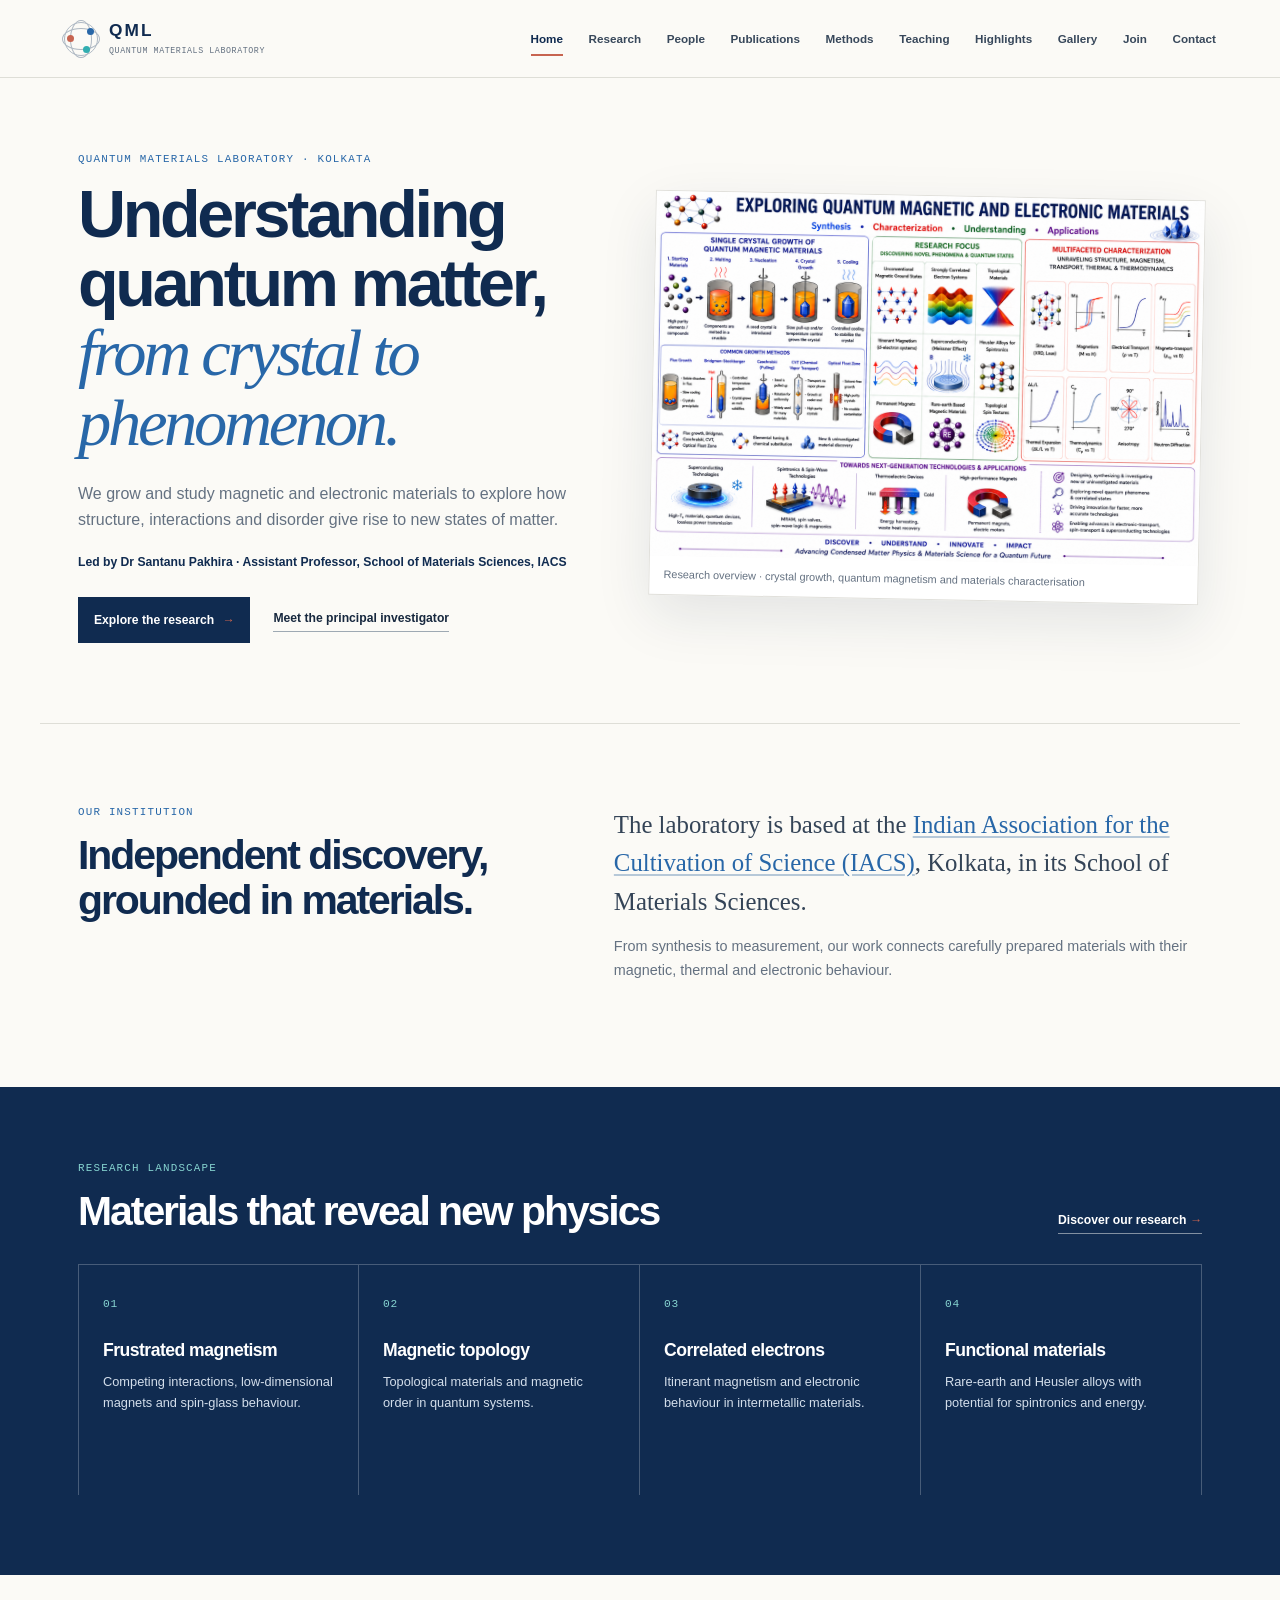
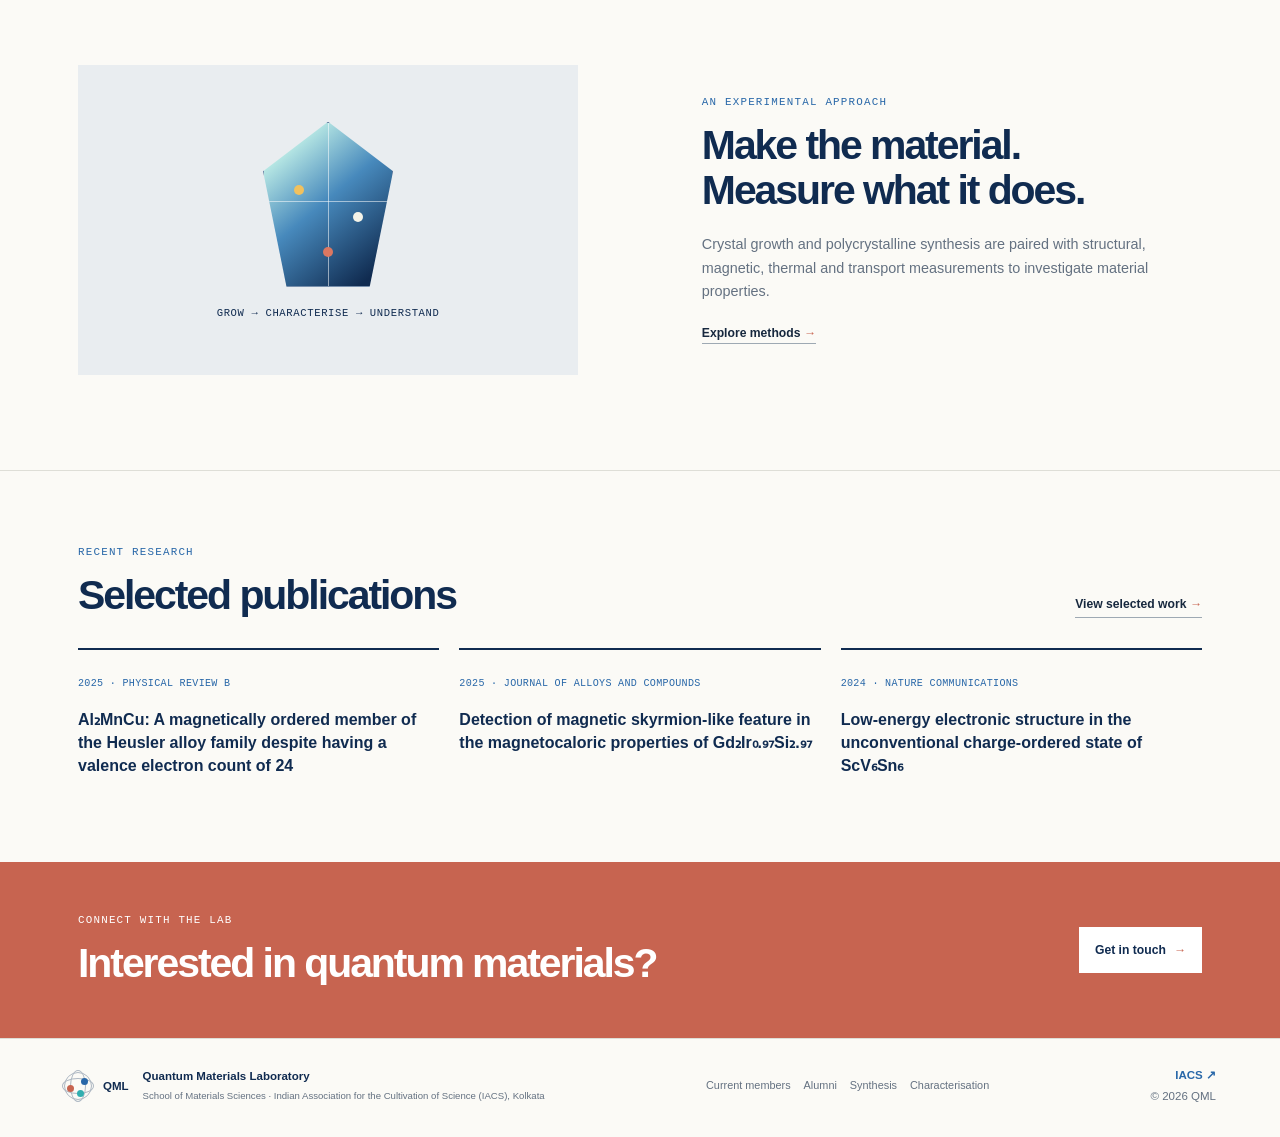
<file: index.html>
<!doctype html>
<html lang="en">
<head>
  <meta charset="utf-8">
  <meta name="viewport" content="width=device-width, initial-scale=1">
  <meta http-equiv="refresh" content="0; url=tqm-lab-website/index.html">
  <title>Quantum Materials Laboratory | IACS Kolkata</title>
</head>
<body>
  <p>Opening the <a href="tqm-lab-website/index.html">Quantum Materials Laboratory website</a>…</p>
</body>
</html>
</file>
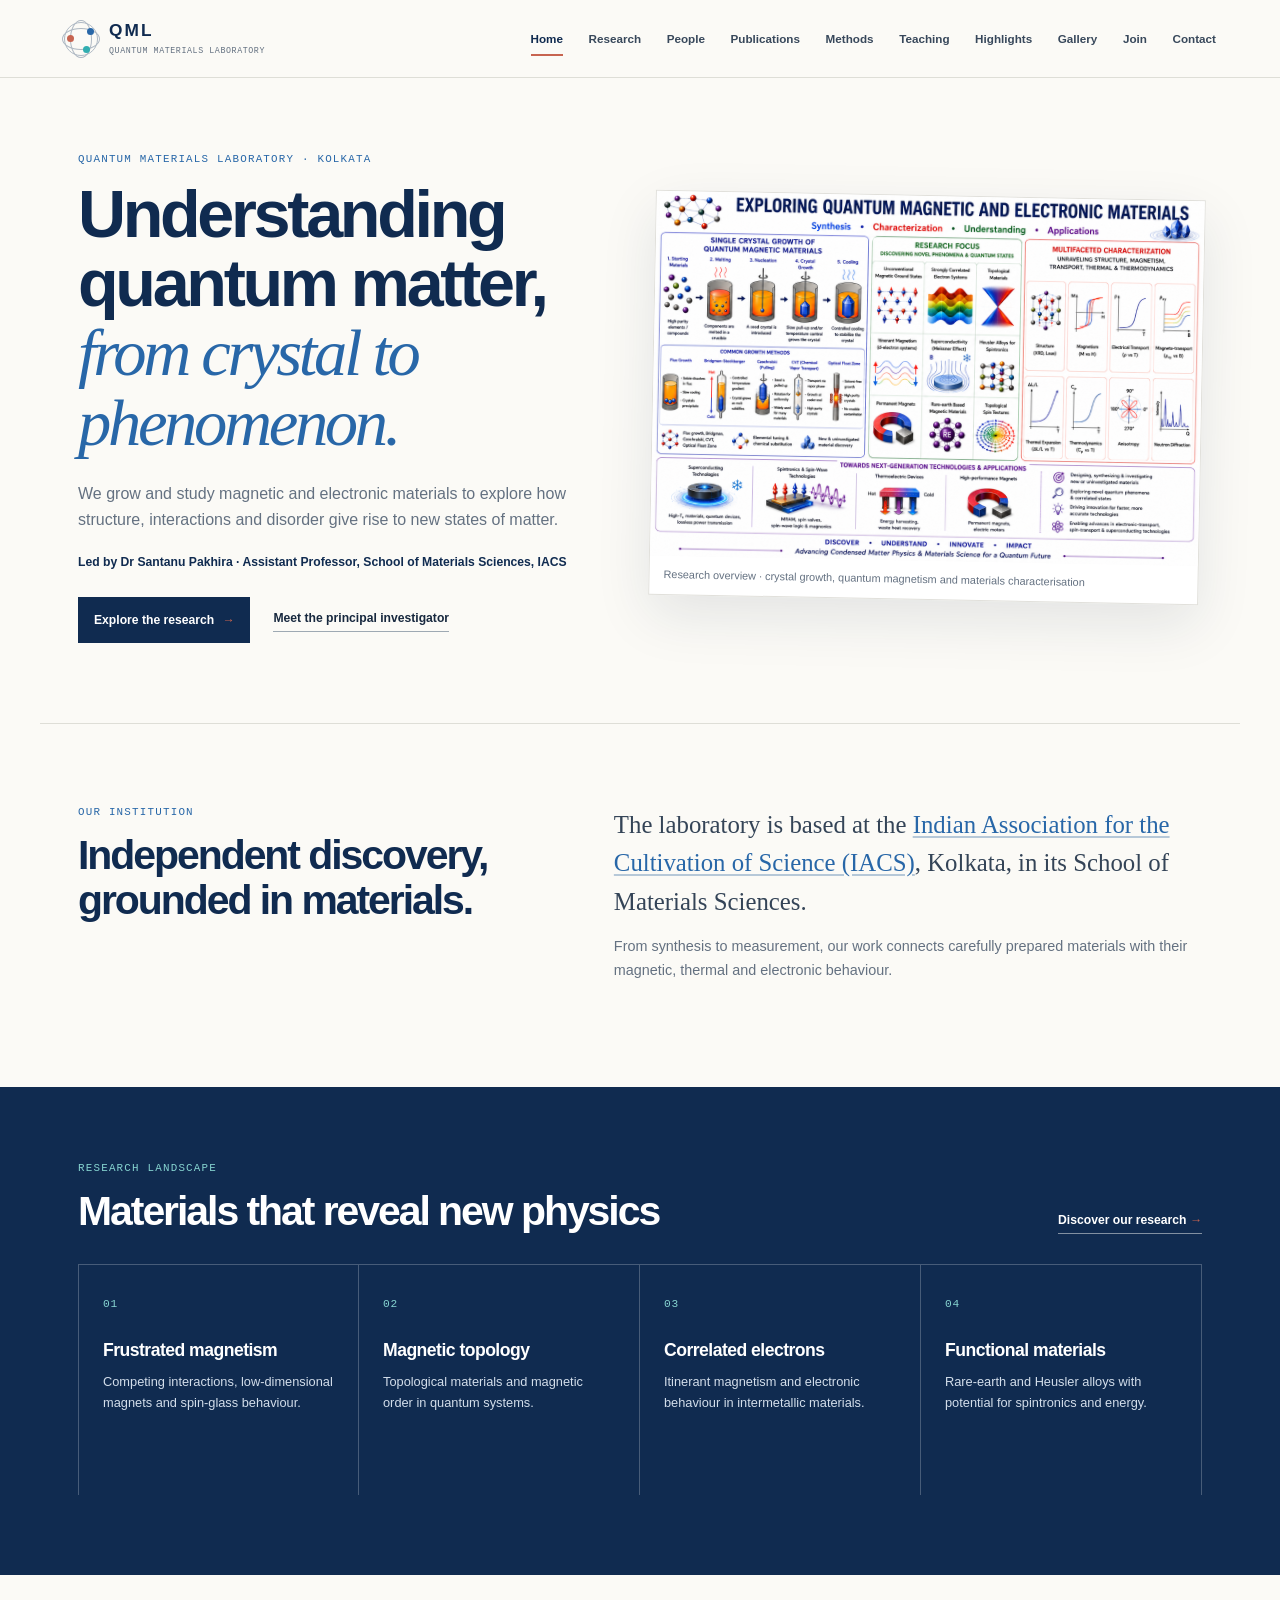
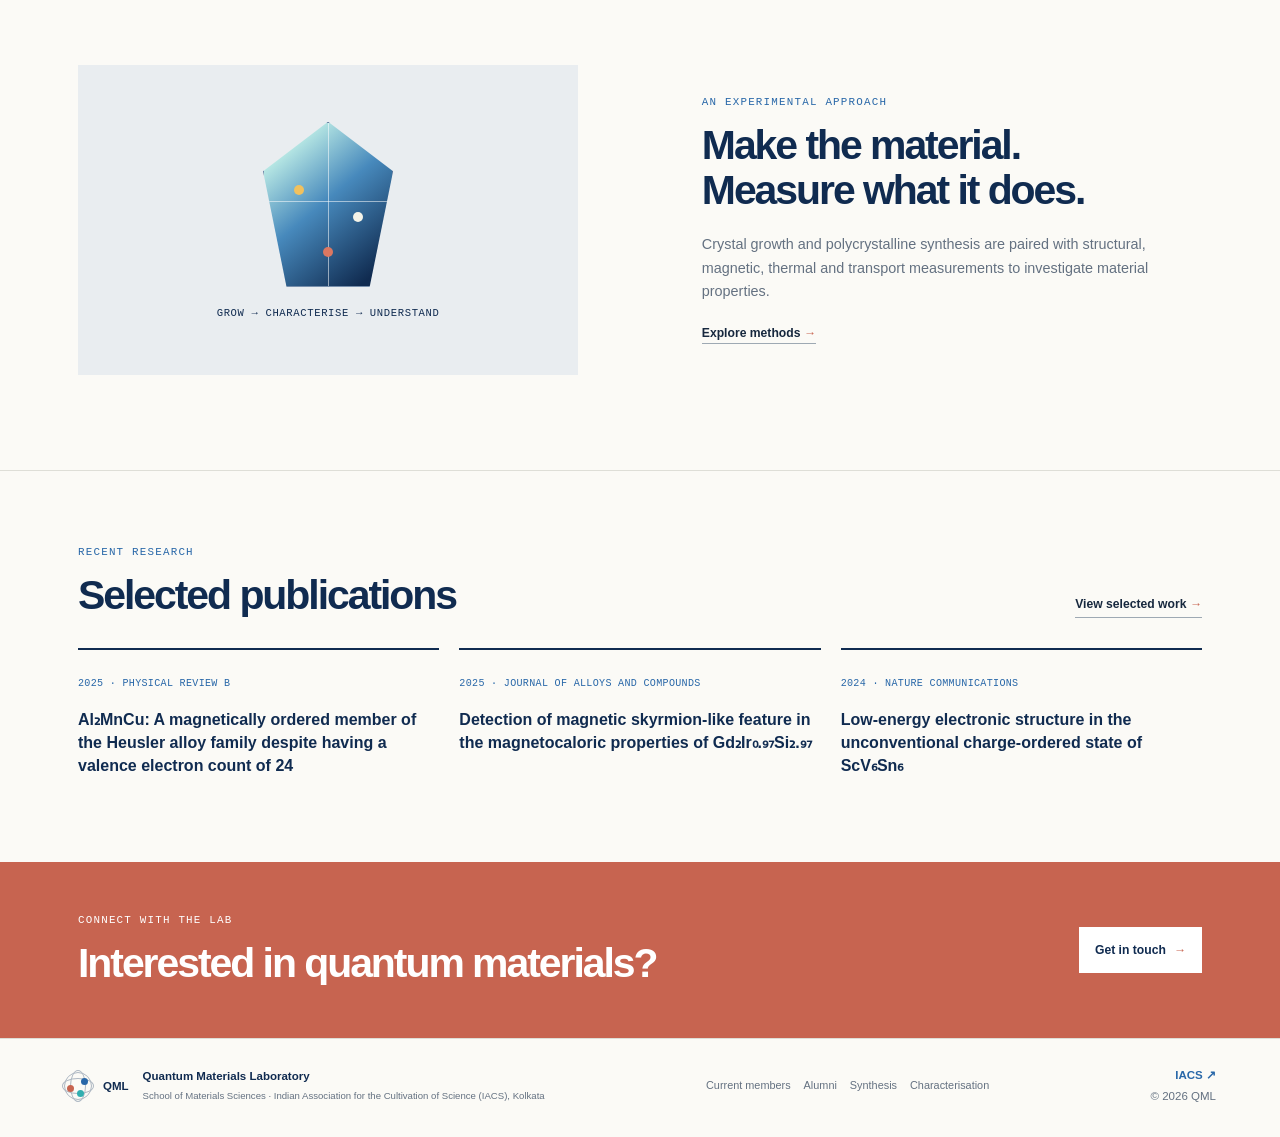
<file: tqm-lab-website/index.html>
<!doctype html><html lang="en">
<head>
  <meta charset="utf-8">
  <meta name="viewport" content="width=device-width, initial-scale=1">
  <meta name="description" content="Experimental quantum materials research at the Indian Association for the Cultivation of Science, Kolkata.">
  <title>Quantum Materials Laboratory | IACS Kolkata</title>
  <link rel="stylesheet" href="styles.css">
  <script src="script.js" defer></script>
</head>
<body></body>
</html>
</file>
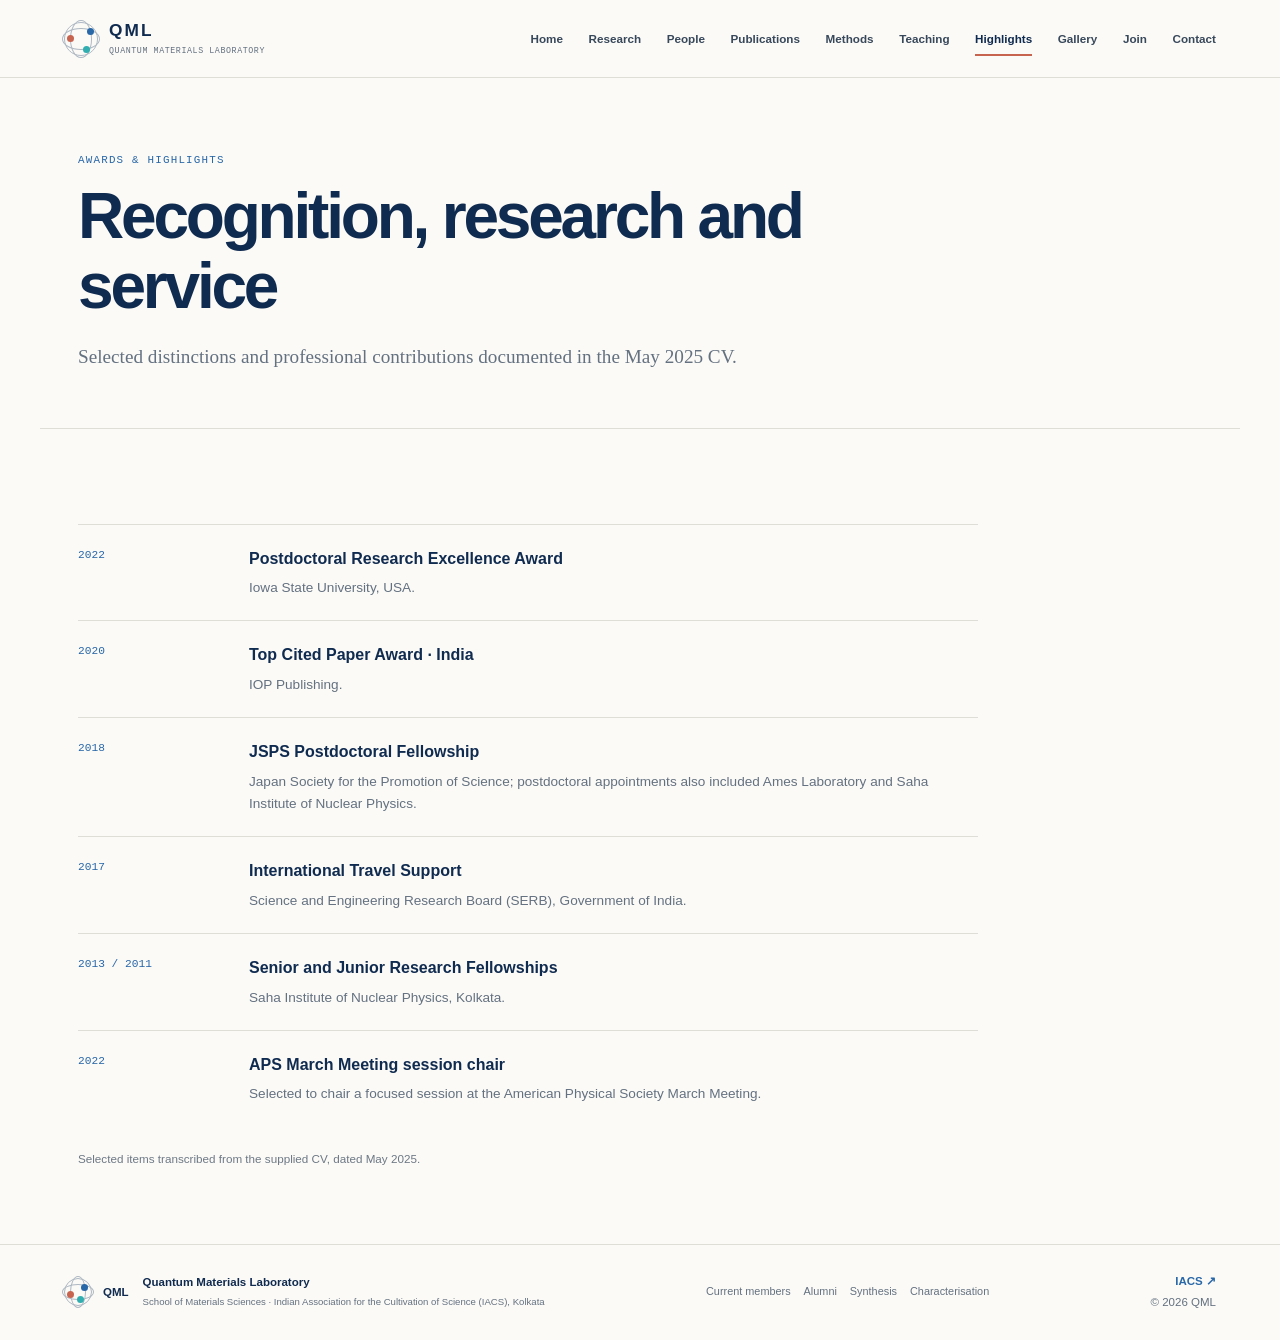
<file: tqm-lab-website/achievements.html>
﻿<!doctype html>
<html lang="en">
<head>
  <meta charset="utf-8">
  <meta name="viewport" content="width=device-width, initial-scale=1">
  <meta name="description" content="Quantum Materials Laboratory at the Indian Association for the Cultivation of Science, Kolkata.">
  <title>Quantum Materials Laboratory | IACS Kolkata</title>
  <link rel="stylesheet" href="styles.css">
  <script src="script.js" defer></script>
</head>
<body></body>
</html>
</file>
<file: tqm-lab-website/styles.css>
:root {
  --ink: #17283e;
  --navy: #102b50;
  --blue: #2867a8;
  --cyan: #31aeb0;
  --coral: #c76450;
  --gold: #c59237;
  --paper: #fbfaf6;
  --white: #fff;
  --line: #deded7;
  --muted: #647181;
  --serif: "Source Serif 4", Georgia, serif;
  --sans: "Manrope", "Segoe UI", Arial, sans-serif;
  --mono: "DM Mono", Consolas, monospace;
}

* { box-sizing: border-box; }
html { scroll-behavior: smooth; }
body {
  margin: 0;
  background: var(--paper);
  color: var(--ink);
  font-family: var(--sans);
  line-height: 1.65;
}
a { color: inherit; text-decoration: none; }
a:hover { color: var(--blue); }
button, a { -webkit-tap-highlight-color: transparent; }
img { display: block; max-width: 100%; }
.skip {
  position: absolute;
  z-index: 20;
  top: 10px;
  left: -9999px;
  padding: 10px 14px;
  background: var(--white);
}
.skip:focus { left: 10px; }
.site-header {
  position: sticky;
  z-index: 10;
  top: 0;
  display: flex;
  min-height: 78px;
  align-items: center;
  justify-content: space-between;
  gap: 30px;
  padding: 0 max(5vw, 28px);
  border-bottom: 1px solid var(--line);
  background: rgb(251 250 246 / 94%);
  backdrop-filter: blur(14px);
}
.brand, .footer-brand { display: flex; align-items: center; gap: 11px; }
.brand { flex: 0 0 auto; line-height: 1; }
.brand b { color: var(--navy); font-size: 1.08rem; letter-spacing: .12em; }
.brand small {
  display: block;
  margin-top: 6px;
  color: var(--muted);
  font: 500 .52rem var(--mono);
  letter-spacing: .07em;
}
.brand-mark {
  position: relative;
  display: inline-block;
  width: 34px;
  height: 34px;
  flex: 0 0 auto;
  border: 1px solid #aeb8c3;
  border-radius: 50%;
}
.brand-mark::before, .brand-mark::after {
  position: absolute;
  inset: 5px -3px;
  border: 1px solid #aeb8c3;
  border-radius: 50%;
  content: "";
}
.brand-mark::after { inset: -3px 5px; }
.brand-mark i {
  position: absolute;
  z-index: 1;
  width: 7px;
  height: 7px;
  border-radius: 50%;
  background: var(--coral);
}
.brand-mark i:first-child { top: 12px; left: 2px; }
.brand-mark i:nth-child(2) { top: 5px; right: 3px; background: var(--blue); }
.brand-mark i:nth-child(3) { right: 7px; bottom: 2px; background: var(--cyan); }
.site-header nav { display: flex; align-items: center; gap: clamp(14px, 2vw, 28px); }
.site-header nav a {
  position: relative;
  color: #38485b;
  font-size: .73rem;
  font-weight: 800;
}
.site-header nav a::after {
  position: absolute;
  right: 0;
  bottom: -8px;
  left: 0;
  height: 2px;
  background: var(--coral);
  content: "";
  transform: scaleX(0);
  transform-origin: left;
  transition: transform .18s ease;
}
.site-header nav a:hover::after, .site-header nav a.active::after { transform: scaleX(1); }
.site-header nav a.active { color: var(--navy); }
.menu-toggle { display: none; }
main { overflow: hidden; min-height: 60vh; }
.section-wrap { width: min(1200px, 100%); margin: 0 auto; padding-right: 38px; padding-left: 38px; }
.eyebrow {
  margin: 0 0 15px;
  color: var(--blue);
  font: 500 .68rem var(--mono);
  letter-spacing: .11em;
}
h1, h2, h3, p { overflow-wrap: anywhere; }
h1, h2 { letter-spacing: -.05em; line-height: 1.1; }
.hero {
  display: grid;
  width: min(1200px, 100%);
  min-height: 600px;
  grid-template-columns: 1fr 1.05fr;
  align-items: center;
  gap: 50px;
  margin: 0 auto;
  padding: 75px 38px 80px;
}
.hero h1 {
  max-width: 680px;
  margin: 0;
  color: var(--navy);
  font-size: clamp(3rem, 5.2vw, 5.4rem);
  line-height: 1.04;
}
.hero h1 em { color: var(--blue); font-family: var(--serif); font-weight: 500; }
.lede { max-width: 570px; margin: 24px 0 18px; color: var(--muted); font-size: 1rem; }
.hero-affiliation { margin: 0 0 25px; color: var(--navy); font-size: .76rem; font-weight: 700; }
.hero-actions, .profile-links { display: flex; flex-wrap: wrap; align-items: center; gap: 17px 23px; }
.button {
  display: inline-flex;
  min-height: 46px;
  align-items: center;
  justify-content: center;
  gap: 8px;
  padding: 11px 16px;
  font-size: .76rem;
  font-weight: 800;
  transition: transform .18s ease, background .18s ease;
}
.button:hover { transform: translateY(-2px); }
.button.primary { background: var(--navy); color: var(--white); }
.button.primary:hover { background: var(--blue); }
.button.light { background: var(--white); color: var(--navy); }
.button span, .text-link span, .publication-list a span { color: var(--coral); }
.text-link { border-bottom: 1px solid #9ea9b3; padding-bottom: 3px; font-size: .76rem; font-weight: 800; }
.research-figure {
  overflow: hidden;
  margin: 0;
  border: 1px solid #e1e0db;
  background: var(--white);
  box-shadow: 0 20px 55px rgb(22 42 64 / 10%);
}
.research-figure img { width: 100%; height: auto; }
.research-figure figcaption { padding: 10px 14px; color: var(--muted); font-size: .68rem; }
.hero-figure { transform: rotate(1.1deg); }
.intro {
  display: grid;
  grid-template-columns: .85fr 1.15fr;
  gap: 9%;
  padding-top: 82px;
  padding-bottom: 90px;
  border-top: 1px solid var(--line);
}
.intro h2, .section-heading h2, .method-copy h2, .contact-banner h2 {
  margin: 0;
  color: var(--navy);
  font-size: clamp(2rem, 3.2vw, 3.1rem);
}
.large-copy { margin: 0; color: #344457; font: 500 clamp(1.25rem, 2vw, 1.55rem)/1.55 var(--serif); }
.large-copy a { color: var(--blue); text-decoration: underline; text-decoration-color: #b6c8d8; text-underline-offset: 3px; }
.muted-copy { color: var(--muted); font-size: .9rem; }
.research-strip { padding: 75px 0 80px; background: var(--navy); color: var(--white); }
.research-strip .eyebrow { color: #86d4d0; }
.section-heading { display: flex; align-items: end; justify-content: space-between; gap: 20px; margin-bottom: 30px; }
.research-strip .section-heading h2 { color: var(--white); }
.research-strip .text-link { border-color: #8290a1; }
.research-strip .topic-grid { display: grid; grid-template-columns: repeat(4, 1fr); border-top: 1px solid #ffffff3b; }
.topic-card { position: relative; min-height: 205px; padding: 24px; border: 1px solid var(--line); background: var(--white); }
.topic-number { color: var(--blue); font: 500 .7rem var(--mono); letter-spacing: .08em; }
.topic-card h3 { margin: 24px 0 9px; color: var(--navy); font-size: 1.1rem; line-height: 1.25; letter-spacing: -.03em; }
.topic-card p { margin: 0; color: var(--muted); font-size: .8rem; }
.research-strip .topic-card { min-height: 230px; border: 0; border-right: 1px solid #ffffff3b; background: transparent; }
.research-strip .topic-card:first-child { border-left: 1px solid #ffffff3b; }
.research-strip .topic-number { color: #86d4d0; }
.research-strip .topic-card h3 { color: var(--white); }
.research-strip .topic-card p { color: #d3deeb; }
.tone-coral { border-top: 3px solid var(--coral); }
.tone-cyan { border-top: 3px solid var(--cyan); }
.tone-gold { border-top: 3px solid var(--gold); }
.tone-blue { border-top: 3px solid var(--blue); }
.method-section { display: grid; grid-template-columns: 1fr 1fr; align-items: center; gap: 11%; padding-top: 90px; padding-bottom: 95px; }
.method-visual { display: grid; min-height: 310px; place-content: center; justify-items: center; background: #e9edf0; }
.crystal-diagram { position: relative; width: 130px; height: 165px; border: 1px solid #527196; background: linear-gradient(140deg, #c0efe7 0 15%, #4789bc 48%, #102b50 90%); clip-path: polygon(50% 0, 100% 30%, 82% 100%, 18% 100%, 0 30%); }
.crystal-diagram::before, .crystal-diagram::after { position: absolute; background: #fff8; content: ""; }
.crystal-diagram::before { top: 0; bottom: 0; left: 50%; width: 1px; }
.crystal-diagram::after { top: 48%; right: 0; left: 0; height: 1px; }
.crystal-diagram span, .crystal-diagram i, .crystal-diagram b { position: absolute; z-index: 1; width: 10px; height: 10px; border-radius: 50%; background: #f1c15e; }
.crystal-diagram span { top: 38%; left: 23%; }
.crystal-diagram i { top: 55%; right: 23%; background: #f4f3e8; }
.crystal-diagram b { bottom: 18%; left: 46%; background: #db7761; }
.diagram-label { margin: 20px 0 0; color: var(--navy); font: 500 .66rem var(--mono); letter-spacing: .06em; text-align: center; }
.method-copy h2 { margin-bottom: 20px; }
.method-copy > p:not(.eyebrow) { color: var(--muted); font-size: .9rem; }
.featured-publications { padding: 75px 0 85px; border-top: 1px solid var(--line); }
.publication-preview { display: grid; grid-template-columns: repeat(3, 1fr); gap: 20px; }
.publication-preview article { padding: 18px 0 0; border-top: 2px solid var(--navy); }
.publication-preview span, .publication-list article > span {
  color: var(--blue);
  font: 500 .63rem var(--mono);
  letter-spacing: .03em;
}
.publication-preview h3 { margin: 13px 0 0; color: var(--navy); font-size: 1rem; line-height: 1.45; }
.contact-banner { padding: 52px 0; background: var(--coral); color: var(--white); }
.contact-banner-inner { display: flex; align-items: center; justify-content: space-between; gap: 25px; }
.contact-banner .eyebrow, .contact-banner h2 { color: var(--white); }
.page-head { padding-top: 76px; padding-bottom: 56px; border-bottom: 1px solid var(--line); }
.page-head h1 { max-width: 900px; margin: 0; color: var(--navy); font-size: clamp(2.8rem, 5vw, 5rem); }
.page-head > p:last-child { max-width: 750px; margin: 20px 0 0; color: var(--muted); font: 500 1.2rem/1.55 var(--serif); }
.page-section { padding-top: 65px; padding-bottom: 76px; }
.page-section > .section-heading { margin-top: 52px; }
.page-section > .section-heading h2, .soft-section h2 { margin: 0; color: var(--navy); font-size: clamp(1.8rem, 3vw, 2.8rem); }
.research-overview { margin-bottom: 50px; }
.detail-grid { display: grid; grid-template-columns: repeat(2, 1fr); gap: 16px; }
.detail-grid .topic-card { min-height: 185px; }
.soft-section { padding: 70px 0; background: #f0f1ed; }
.split-content { display: grid; grid-template-columns: .8fr 1.2fr; gap: 10%; }
.workflow-list { display: grid; gap: 0; margin: 0; padding: 0; list-style: none; }
.workflow-list li { display: grid; grid-template-columns: 145px 1fr; gap: 20px; padding: 15px 0; border-bottom: 1px solid #d5d9d4; }
.workflow-list li b { color: var(--navy); font-size: .86rem; }
.workflow-list li span { color: var(--muted); font-size: .85rem; }
.profile-grid { display: grid; grid-template-columns: 1.2fr .8fr; align-items: center; gap: 10%; }
.profile-intro .large-copy { max-width: 720px; margin-bottom: 15px; }
.profile-card { padding: 32px; border: 1px solid var(--line); background: var(--white); box-shadow: 0 14px 36px rgb(22 42 64 / 7%); }
.profile-monogram { display: grid; width: 72px; height: 72px; place-items: center; margin-bottom: 26px; border-radius: 50%; background: #e4edf3; color: var(--navy); font: 500 1.3rem var(--serif); }
.profile-card h2 { margin: 0 0 8px; color: var(--navy); font-size: 1.65rem; }
.profile-card p:not(.eyebrow) { margin: 0 0 10px; color: var(--muted); }
.profile-card a:not(.brand) { color: var(--blue); font-size: .83rem; font-weight: 700; }
.timeline { display: grid; max-width: 900px; margin-top: 30px; }
.timeline article { display: grid; grid-template-columns: 145px 1fr; gap: 26px; padding: 21px 0; border-top: 1px solid var(--line); }
.timeline article > span { padding-top: 3px; color: var(--blue); font: 500 .7rem var(--mono); }
.timeline h3 { margin: 0 0 5px; color: var(--navy); font-size: 1rem; }
.timeline p { margin: 0; color: var(--muted); font-size: .85rem; }
.soft-section .timeline { margin-top: 20px; }
.interest-tags { display: flex; flex-wrap: wrap; gap: 9px; margin-top: 25px; }
.interest-tags span { padding: 9px 13px; border: 1px solid var(--line); background: var(--white); color: #425266; font-size: .76rem; }
.source-note { margin: 22px 0 0; color: #6d7885; font-size: .73rem; }
.publication-list { display: grid; }
.publication-list article { padding: 22px 0 24px; border-top: 1px solid var(--line); }
.publication-list article h2 { max-width: 900px; margin: 9px 0 7px; color: var(--navy); font-size: 1.22rem; letter-spacing: -.025em; }
.publication-list article p { margin: 0 0 8px; color: var(--muted); font-size: .78rem; }
.publication-list article > a { color: var(--blue); font-size: .76rem; font-weight: 800; }
.publication-cta { display: flex; align-items: center; justify-content: space-between; gap: 20px; margin-top: 30px; padding: 22px; background: #eef1ee; }
.publication-cta p { margin: 0; color: var(--navy); font-size: .88rem; font-weight: 700; }
.method-links { display: flex; flex-wrap: wrap; gap: 20px; margin-top: 30px; }
.method-links a { color: var(--blue); font-size: .8rem; font-weight: 800; }
.teaching-intro { max-width: 780px; margin-bottom: 35px; }
.course-grid .topic-card { min-height: 170px; }
.gallery-figure { max-width: 1000px; margin: 0 auto; }
.gallery-note { max-width: 760px; margin: 28px auto 0; color: var(--muted); }
.empty-state { max-width: 720px; margin: 0 auto; padding: 40px; border: 1px solid var(--line); background: var(--white); text-align: center; }
.empty-state .profile-monogram { margin: 0 auto 20px; }
.empty-state h2 { color: var(--navy); font-size: 1.5rem; }
.empty-state p { margin-bottom: 22px; color: var(--muted); font-size: .9rem; }
.contact-grid { display: grid; grid-template-columns: 1fr 1fr; gap: 18px; }
.contact-card { padding: 30px; border: 1px solid var(--line); background: var(--white); }
.contact-card h2 { margin: 0 0 12px; color: var(--navy); font-size: 1.45rem; }
.contact-card p { color: var(--muted); font-size: .88rem; }
.contact-card > a { color: var(--blue); font-size: .85rem; font-weight: 800; }
.contact-card .contact-email { font-size: 1rem; }
.contact-card .source-note { font-weight: 400; }
.map-panel { padding-top: 0; padding-bottom: 75px; }
.map-placeholder { display: grid; min-height: 210px; place-content: center; justify-items: center; background: radial-gradient(circle at center, #dcebe9, #e8ebea 45%, #e1e5e5); color: var(--navy); }
.map-placeholder span { font-size: 2.4rem; }
.map-placeholder p { margin: 0; font: 500 .8rem var(--mono); }
.map-placeholder small { margin-top: 5px; color: var(--blue); font-size: .72rem; font-weight: 800; }
footer {
  display: flex;
  align-items: center;
  gap: 14px;
  padding: 27px max(5vw, 28px);
  border-top: 1px solid var(--line);
  font-size: .72rem;
}
footer .brand-mark { width: 28px; height: 28px; }
.footer-brand { color: var(--navy); }
footer > div:nth-child(2) p { margin: 0; color: var(--navy); font-weight: 800; }
footer small { color: var(--muted); }
.footer-links { display: flex; flex-wrap: wrap; gap: 7px 13px; margin-left: auto; }
.footer-links a { color: var(--muted); font-size: .68rem; }
.footer-links a:hover { color: var(--blue); }
.footer-right { margin-left: auto; text-align: right; }
.footer-right p { margin: 2px 0 0; color: var(--muted); }
.footer-right a { color: var(--blue); font-weight: 800; }

@media (max-width: 980px) {
  .site-header { gap: 15px; }
  .site-header nav { gap: 13px; }
  .site-header nav a { font-size: .68rem; }
  .hero { gap: 28px; }
  .research-strip .topic-grid { grid-template-columns: repeat(2, 1fr); }
  .research-strip .topic-card:nth-child(3) { border-left: 1px solid #ffffff3b; }
}
@media (max-width: 760px) {
  .site-header { min-height: 68px; padding: 0 22px; }
  .menu-toggle { display: inline-flex; align-items: center; gap: 8px; border: 0; background: transparent; color: var(--navy); font: 800 .78rem var(--sans); }
  .menu-toggle span { font-size: 1rem; }
  .site-header nav { position: absolute; top: 67px; right: 0; left: 0; display: none; align-items: stretch; gap: 0; padding: 9px 22px 15px; border-bottom: 1px solid var(--line); background: var(--paper); }
  .site-header nav.open { display: flex; flex-direction: column; }
  .site-header nav a { padding: 10px 0; font-size: .82rem; }
  .site-header nav a::after { display: none; }
  .hero { grid-template-columns: 1fr; gap: 38px; padding: 61px 24px 62px; }
  .hero-figure { max-width: 630px; }
  .section-wrap { padding-right: 24px; padding-left: 24px; }
  .intro, .method-section, .split-content, .profile-grid { grid-template-columns: 1fr; gap: 25px; }
  .intro { padding-top: 58px; padding-bottom: 62px; }
  .research-strip { padding: 60px 0; }
  .method-section { padding-top: 60px; padding-bottom: 65px; }
  .method-visual { min-height: 260px; }
  .page-head { padding-top: 55px; padding-bottom: 42px; }
  .page-section { padding-top: 45px; padding-bottom: 55px; }
  .publication-preview { grid-template-columns: 1fr; gap: 22px; }
  .contact-grid { grid-template-columns: 1fr; }
  .profile-card { max-width: 550px; }
}
@media (max-width: 540px) {
  .brand small { font-size: .46rem; }
  .hero { padding-right: 20px; padding-left: 20px; }
  .hero h1 { font-size: clamp(2.7rem, 12vw, 4rem); }
  .hero-actions { align-items: flex-start; flex-direction: column; }
  .section-wrap { padding-right: 20px; padding-left: 20px; }
  .research-strip .section-heading, .section-heading { align-items: flex-start; flex-direction: column; }
  .research-strip .topic-grid, .detail-grid { grid-template-columns: 1fr; }
  .research-strip .topic-card { min-height: 175px; border-left: 1px solid #ffffff3b; }
  .research-strip .topic-card:nth-child(3) { border-left: 1px solid #ffffff3b; }
  .topic-card { min-height: 160px; }
  .workflow-list li, .timeline article { grid-template-columns: 1fr; gap: 6px; }
  .publication-cta, .contact-banner-inner { align-items: flex-start; flex-direction: column; }
  .contact-card { padding: 23px; }
  .empty-state { padding: 26px 19px; }
  footer { align-items: flex-start; flex-wrap: wrap; padding: 24px 20px; }
  footer > div:nth-child(2) { max-width: calc(100% - 55px); }
  footer small { display: inline-block; }
  .footer-right { width: 100%; margin-left: 39px; text-align: left; }
  .footer-links { width: calc(100% - 39px); margin-left: 39px; }
}
@media (prefers-reduced-motion: reduce) {
  *, *::before, *::after { scroll-behavior: auto !important; transition-duration: .01ms !important; }
}
</file>
